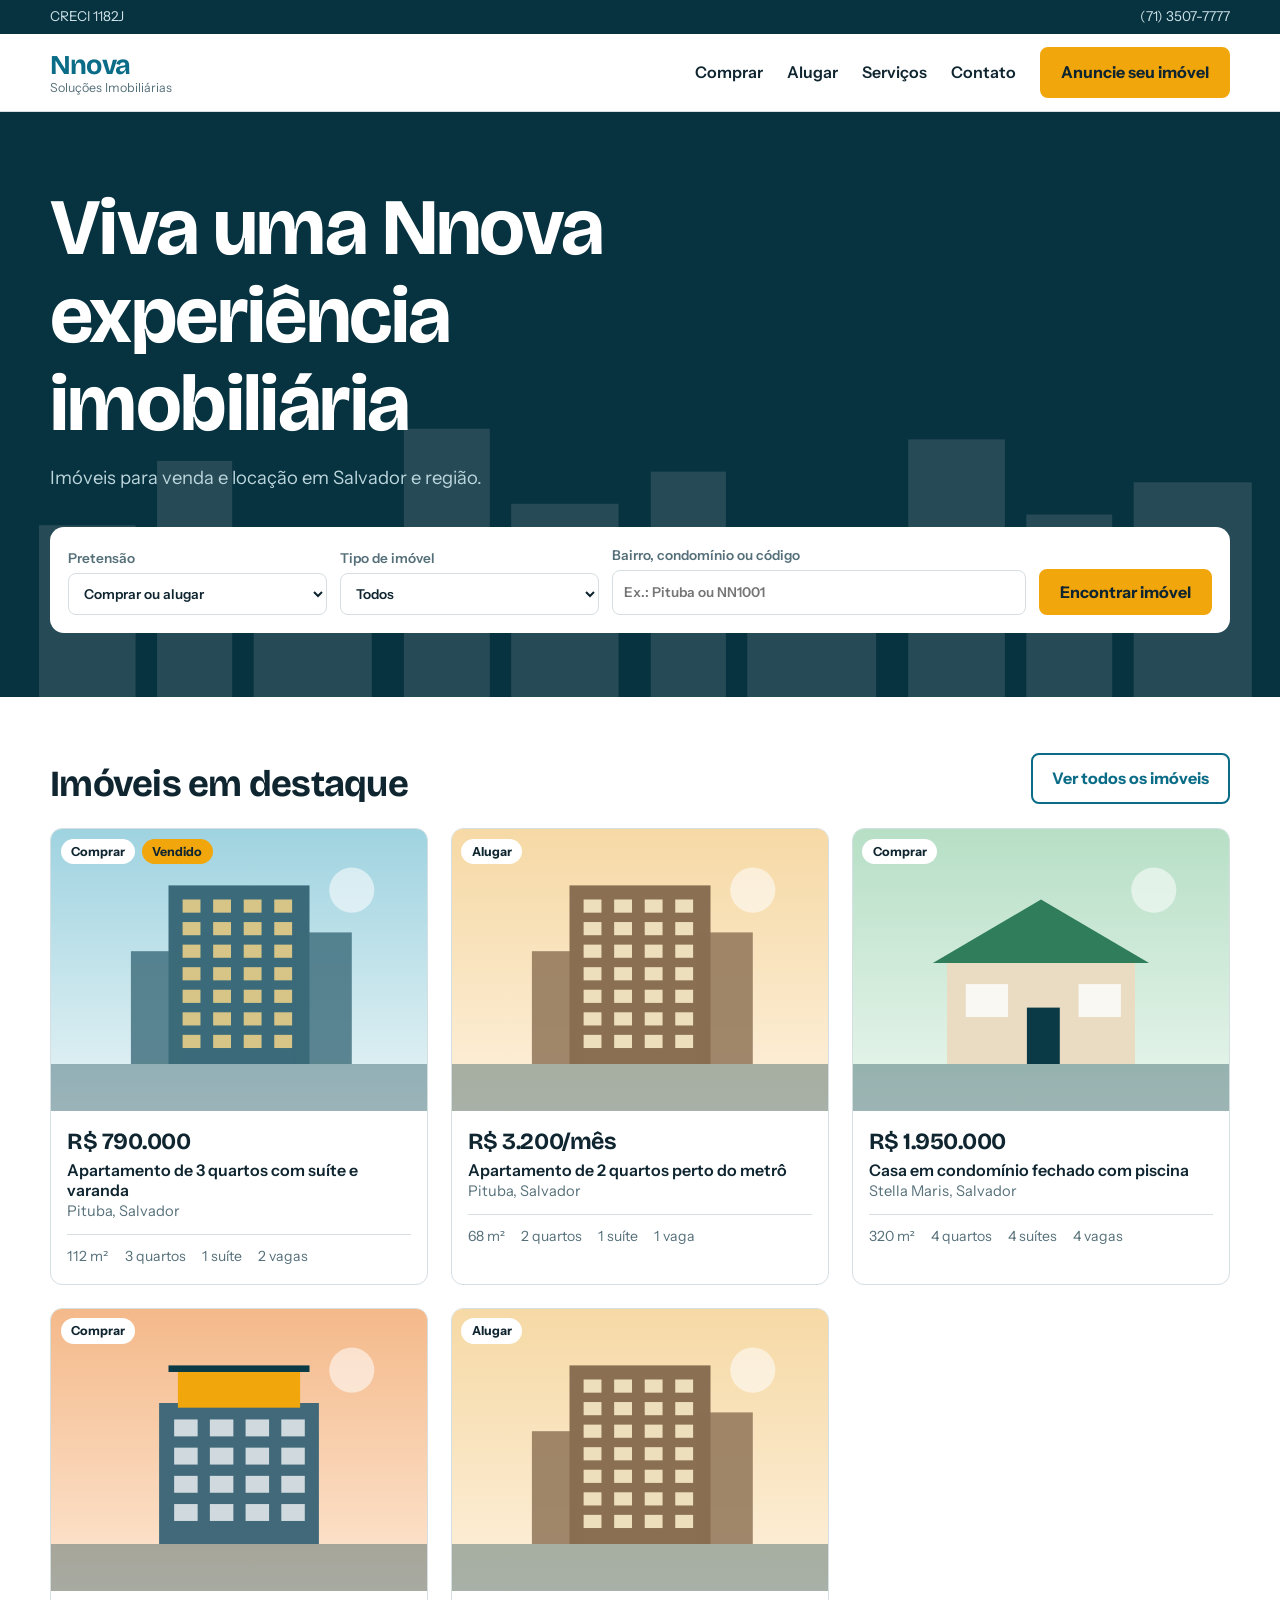
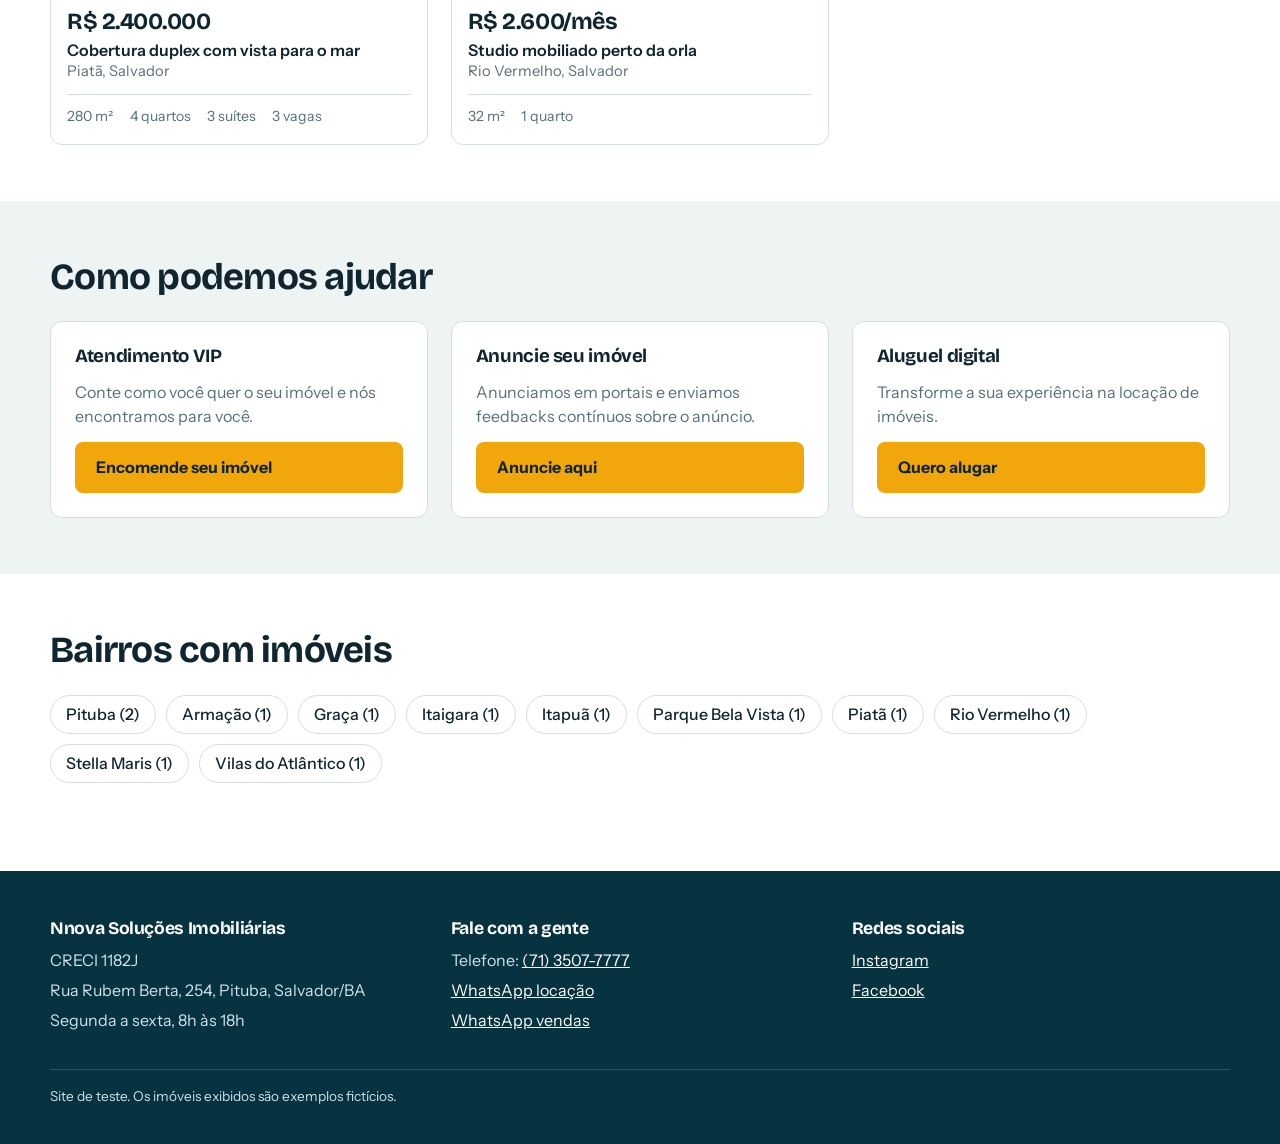
<file: index.html>
<!doctype html>
<html lang="pt-BR"><head><meta charset="utf-8"><meta name="viewport" content="width=device-width,initial-scale=1">
<title>Nnova Soluções Imobiliárias | Imóveis para venda e locação em Salvador</title><meta name="description" content="Imóveis para venda e locação em Salvador e região. Apartamentos, casas, coberturas e salas com atendimento da Nnova.">
<meta property="og:title" content="Nnova Soluções Imobiliárias | Imóveis para venda e locação em Salvador"><meta property="og:description" content="Imóveis para venda e locação em Salvador e região. Apartamentos, casas, coberturas e salas com atendimento da Nnova."><meta property="og:type" content="website">
<link rel="preconnect" href="https://fonts.googleapis.com"><link rel="preconnect" href="https://fonts.gstatic.com" crossorigin>
<link href="https://fonts.googleapis.com/css2?family=Bricolage+Grotesque:wght@600;700&family=Instrument+Sans:wght@400;500;600;700&display=swap" rel="stylesheet">
<link rel="stylesheet" href="assets/css/style.css"><script src="assets/js/app.js"></script></head><body>
<div class="topbar"><div class="wrap"><span>CRECI <span data-site="creci">1182J</span></span>
<span><a data-tel href="tel:07135077777"><span data-site="telefone">(71) 3507-7777</span></a></span></div></div>
<header class="topo"><div class="wrap topo-in">
<a class="marca" href="index.html"><b>Nnova</b><span>Soluções Imobiliárias</span></a>
<nav aria-label="Principal"><a href="imoveis.html?finalidade=Comprar">Comprar</a><a href="imoveis.html?finalidade=Alugar">Alugar</a><a href="index.html#servicos">Serviços</a><a href="#contato">Contato</a></nav>
<a class="btn" data-wa="vendas" data-msg="Olá! Quero anunciar meu imóvel com a Nnova." href="https://wa.me/5571992127195">Anuncie seu imóvel</a>
</div></header>
<main>
<div class="hero"><svg class="sky" viewBox="0 0 1200 300" preserveAspectRatio="xMidYMax slice" aria-hidden="true"><g fill="#fff"><rect x="40" y="140" width="90" height="160"/><rect x="150" y="80" width="70" height="220"/><rect x="240" y="170" width="110" height="130"/><rect x="380" y="50" width="80" height="250"/><rect x="480" y="120" width="100" height="180"/><rect x="610" y="90" width="70" height="210"/><rect x="700" y="160" width="120" height="140"/><rect x="850" y="60" width="90" height="240"/><rect x="960" y="130" width="80" height="170"/><rect x="1060" y="100" width="110" height="200"/></g></svg><div class="wrap"><h1>Viva uma Nnova experiência imobiliária</h1>
<p class="sub">Imóveis para venda e locação em Salvador e região.</p>
<form class="busca" action="imoveis.html" method="get">
<label>Pretensão<select name="finalidade"><option value="">Comprar ou alugar</option><option>Comprar</option><option>Alugar</option></select></label>
<label>Tipo de imóvel<select name="tipo"><option value="">Todos</option><option>Apartamento</option><option>Casa</option><option>Cobertura</option><option>Sala</option><option>Studio</option><option>Terreno</option></select></label>
<label>Bairro, condomínio ou código<input type="search" name="q" placeholder="Ex.: Pituba ou NN1001"></label>
<button class="btn" type="submit">Encontrar imóvel</button></form></div></div>
<section><div class="wrap"><div class="sec-head"><h2>Imóveis em destaque</h2><a class="btn alt" href="imoveis.html">Ver todos os imóveis</a></div>
<div class="grid" id="destaques"><p class="vazio">Carregando imóveis...</p></div></div></section>
<section class="servicos" id="servicos"><div class="wrap"><h2 style="margin-bottom:1.5rem">Como podemos ajudar</h2><div class="cols3">
<div class="bloco"><h3>Atendimento VIP</h3><p>Conte como você quer o seu imóvel e nós encontramos para você.</p><a class="btn" data-wa="vendas" data-msg="Olá! Quero encomendar um imóvel." href="https://wa.me/5571992127195">Encomende seu imóvel</a></div>
<div class="bloco"><h3>Anuncie seu imóvel</h3><p>Anunciamos em portais e enviamos feedbacks contínuos sobre o anúncio.</p><a class="btn" data-wa="vendas" data-msg="Olá! Quero anunciar meu imóvel." href="https://wa.me/5571992127195">Anuncie aqui</a></div>
<div class="bloco"><h3>Aluguel digital</h3><p>Transforme a sua experiência na locação de imóveis.</p><a class="btn" data-wa="locacao" data-msg="Olá! Quero alugar com a Nnova." href="https://wa.me/5571996846741">Quero alugar</a></div>
</div></div></section>
<section><div class="wrap"><h2 style="margin-bottom:1.5rem">Bairros com imóveis</h2><div class="chips" id="bairros"></div></div></section>
</main>
<script>
Nnova.load().then(({imoveis})=>{
  const d=imoveis.filter(i=>i.destaque).slice(0,6);
  const lista=d.length?d:imoveis.slice(0,6);
  document.getElementById('destaques').innerHTML=lista.length?lista.map(Nnova.card).join(''):'<p class="vazio">Nenhum imóvel cadastrado ainda.</p>';
  const cont={};imoveis.forEach(i=>{if(i.bairro)cont[i.bairro]=(cont[i.bairro]||0)+1});
  document.getElementById('bairros').innerHTML=Object.keys(cont).sort((a,b)=>cont[b]-cont[a]||a.localeCompare(b,'pt-BR')).map(b=>'<a class="chip" href="imoveis.html?bairro='+encodeURIComponent(b)+'">'+Nnova.esc(b)+' ('+cont[b]+')</a>').join('');
}).catch(e=>{document.getElementById('destaques').innerHTML='<p class="vazio">'+Nnova.esc(e.message)+'</p>'});
</script>
<footer class="rodape" id="contato"><div class="wrap"><div class="cols3">
<div><h3 data-site="nome">Nnova Soluções Imobiliárias</h3><p>CRECI <span data-site="creci">1182J</span></p><p data-site="endereco">Rua Rubem Berta, 254, Pituba, Salvador/BA</p><p data-site="horario">Segunda a sexta, 8h às 18h</p></div>
<div><h3>Fale com a gente</h3><p>Telefone: <a data-tel href="tel:07135077777"><span data-site="telefone">(71) 3507-7777</span></a></p>
<p><a data-wa="locacao" data-msg="Olá! Quero falar sobre locação." href="https://wa.me/5571996846741">WhatsApp locação</a></p>
<p><a data-wa="vendas" data-msg="Olá! Quero falar sobre compra ou venda." href="https://wa.me/5571992127195">WhatsApp vendas</a></p></div>
<div><h3>Redes sociais</h3><p><a data-link="instagram" href="https://www.instagram.com/nnovaimobiliaria/">Instagram</a></p><p><a data-link="facebook" href="https://www.facebook.com/NNOVAIMOBILIARIA">Facebook</a></p></div>
</div><p class="legal">Site de teste. Os imóveis exibidos são exemplos fictícios.</p></div></footer>
</body></html>
</file>
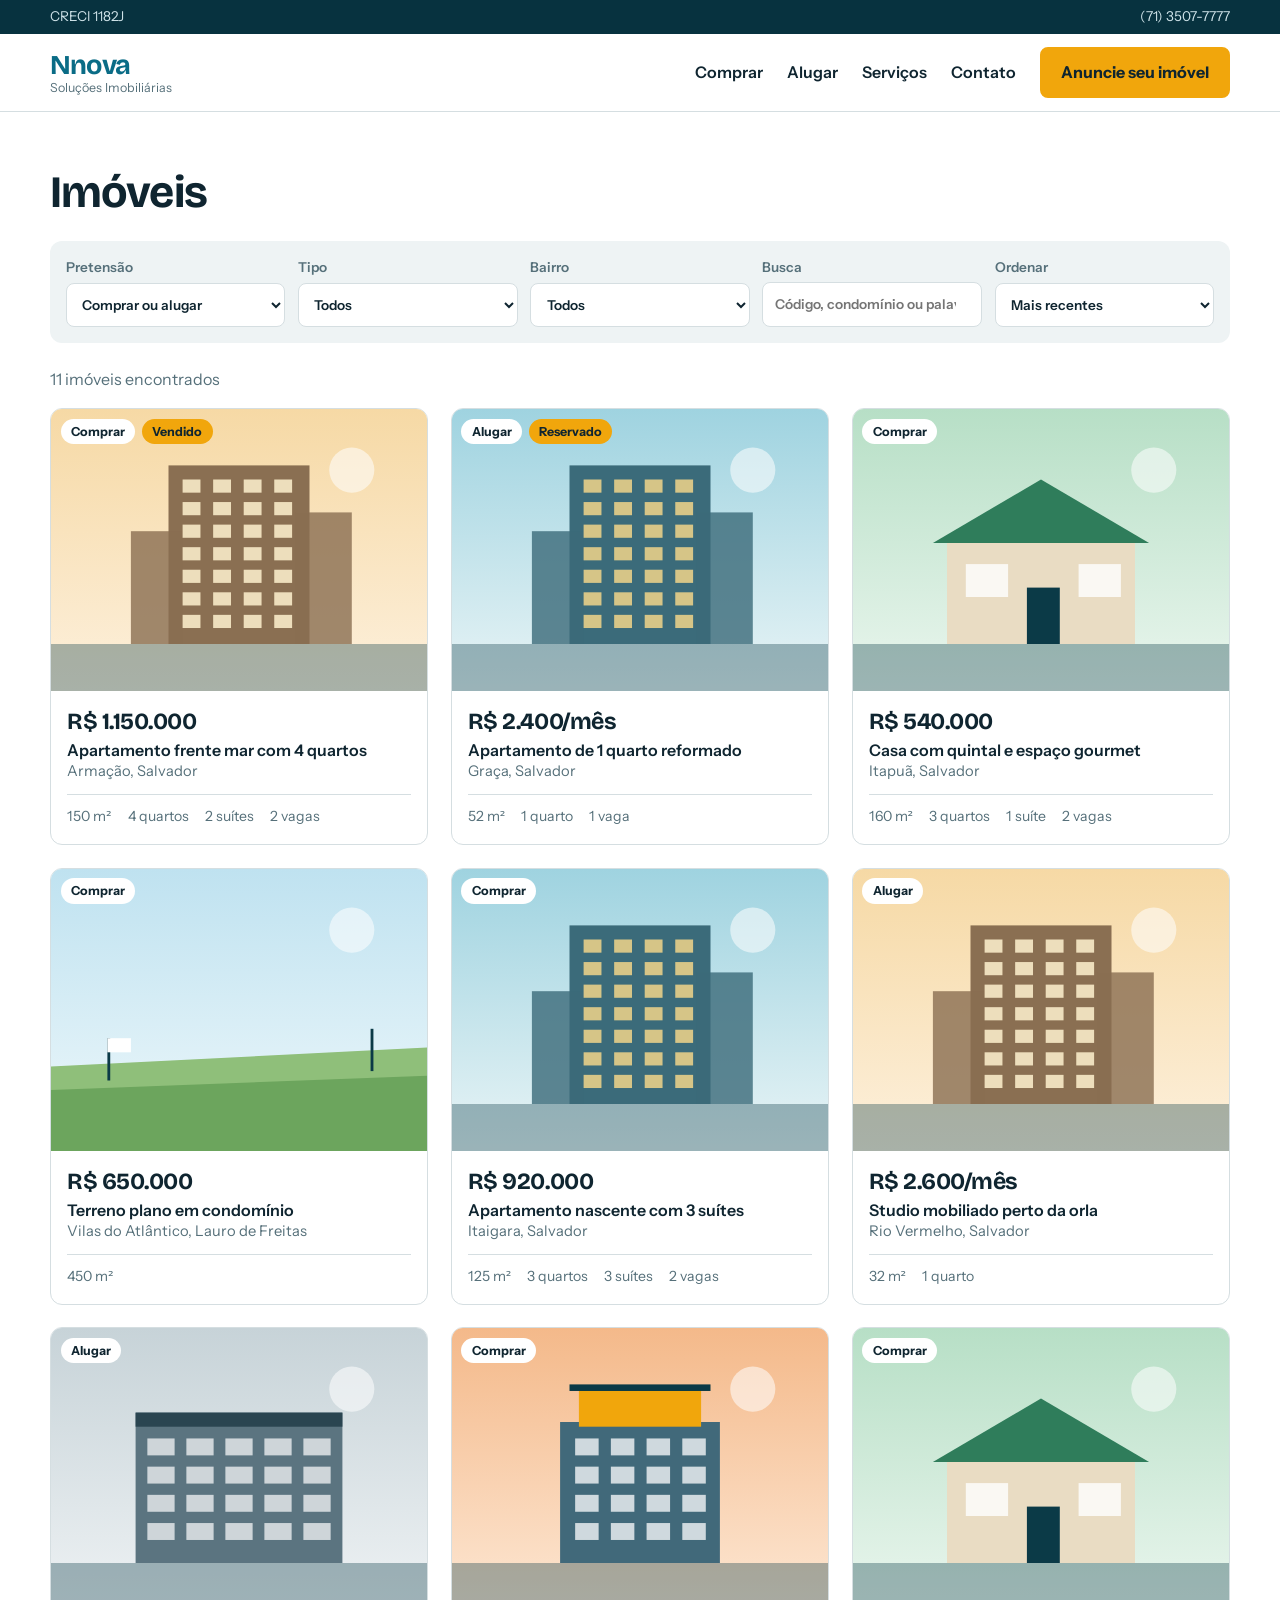
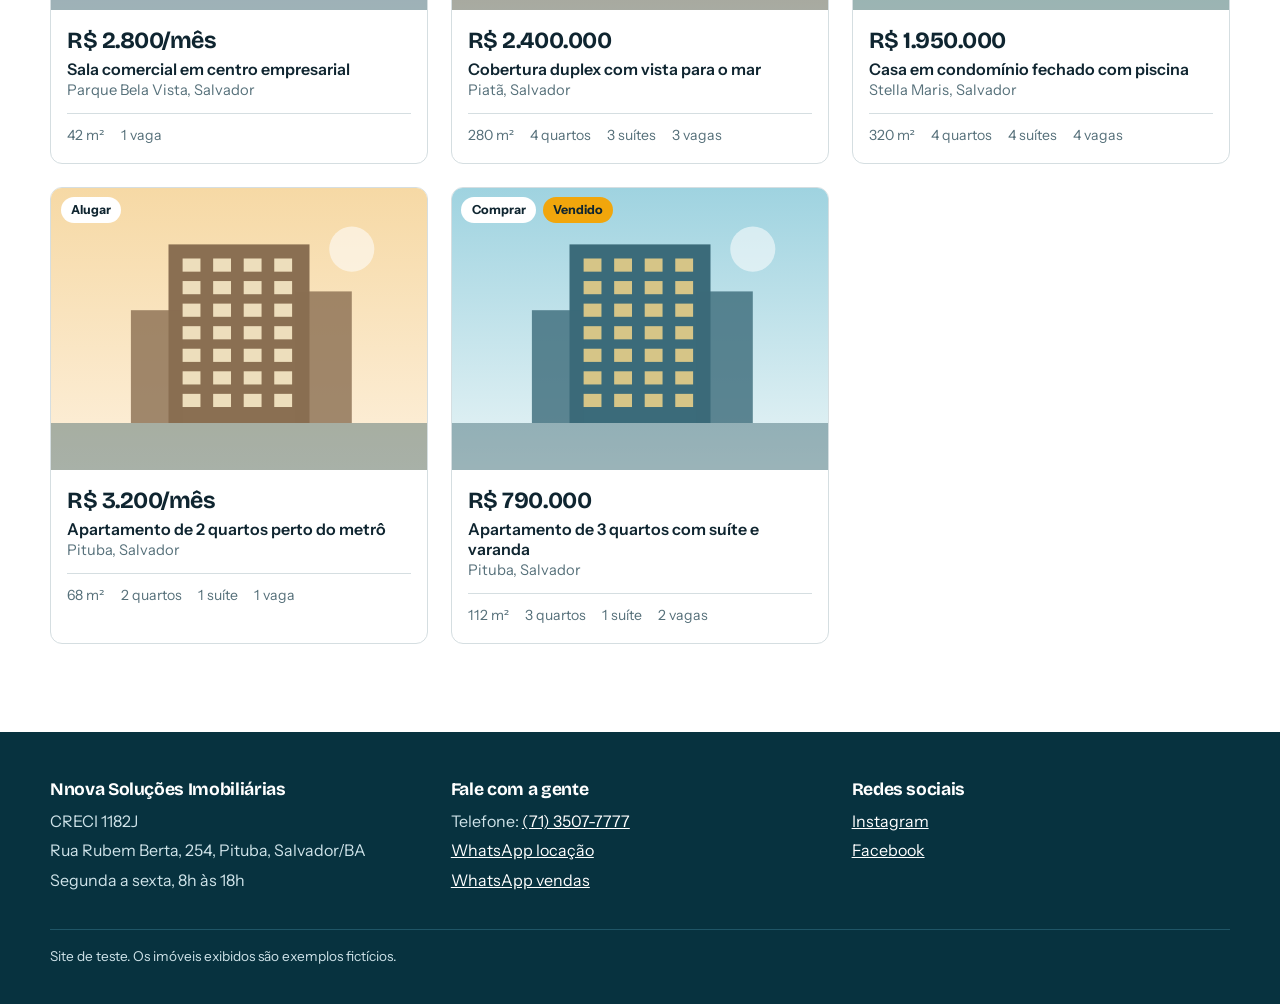
<file: imoveis.html>
<!doctype html>
<html lang="pt-BR"><head><meta charset="utf-8"><meta name="viewport" content="width=device-width,initial-scale=1">
<title>Imóveis para comprar e alugar | Nnova</title><meta name="description" content="Veja apartamentos, casas, coberturas e salas à venda e para alugar em Salvador.">
<meta property="og:title" content="Imóveis para comprar e alugar | Nnova"><meta property="og:description" content="Veja apartamentos, casas, coberturas e salas à venda e para alugar em Salvador."><meta property="og:type" content="website">
<link rel="preconnect" href="https://fonts.googleapis.com"><link rel="preconnect" href="https://fonts.gstatic.com" crossorigin>
<link href="https://fonts.googleapis.com/css2?family=Bricolage+Grotesque:wght@600;700&family=Instrument+Sans:wght@400;500;600;700&display=swap" rel="stylesheet">
<link rel="stylesheet" href="assets/css/style.css"><script src="assets/js/app.js"></script></head><body>
<div class="topbar"><div class="wrap"><span>CRECI <span data-site="creci">1182J</span></span>
<span><a data-tel href="tel:07135077777"><span data-site="telefone">(71) 3507-7777</span></a></span></div></div>
<header class="topo"><div class="wrap topo-in">
<a class="marca" href="index.html"><b>Nnova</b><span>Soluções Imobiliárias</span></a>
<nav aria-label="Principal"><a href="imoveis.html?finalidade=Comprar">Comprar</a><a href="imoveis.html?finalidade=Alugar">Alugar</a><a href="index.html#servicos">Serviços</a><a href="#contato">Contato</a></nav>
<a class="btn" data-wa="vendas" data-msg="Olá! Quero anunciar meu imóvel com a Nnova." href="https://wa.me/5571992127195">Anuncie seu imóvel</a>
</div></header>
<main><section><div class="wrap"><h1 style="font-size:clamp(1.8rem,4vw,2.8rem)">Imóveis</h1>
<form class="filtros" id="f" onsubmit="return false">
<label>Pretensão<select id="finalidade"><option value="">Comprar ou alugar</option><option>Comprar</option><option>Alugar</option></select></label>
<label>Tipo<select id="tipo"><option value="">Todos</option></select></label>
<label>Bairro<select id="bairro"><option value="">Todos</option></select></label>
<label>Busca<input type="search" id="q" placeholder="Código, condomínio ou palavra"></label>
<label>Ordenar<select id="ord"><option value="">Mais recentes</option><option value="menor">Menor preço</option><option value="maior">Maior preço</option></select></label>
</form><p id="cont" style="margin-bottom:1rem;color:var(--muted)" aria-live="polite"></p>
<div class="grid" id="lista"></div></div></section></main>
<script>
const $=id=>document.getElementById(id);
Nnova.load().then(({imoveis})=>{
  Nnova.uniq(imoveis,'tipo').forEach(t=>$('tipo').add(new Option(t,t)));
  Nnova.uniq(imoveis,'bairro').forEach(b=>$('bairro').add(new Option(b,b)));
  const p=new URLSearchParams(location.search);
  ['finalidade','tipo','bairro','q','ord'].forEach(k=>{if(p.get(k))$(k).value=p.get(k)});
  function render(){
    const v={finalidade:$('finalidade').value,tipo:$('tipo').value,bairro:$('bairro').value,q:Nnova.norm($('q').value.trim()),ord:$('ord').value};
    let r=imoveis.filter(i=>(!v.finalidade||i.finalidade===v.finalidade)&&(!v.tipo||i.tipo===v.tipo)&&(!v.bairro||i.bairro===v.bairro)&&(!v.q||Nnova.norm([i.codigo,i.titulo,i.bairro,i.cidade,i.condominio,i.descricao].join(' ')).includes(v.q)));
    r=r.slice().reverse();
    if(v.ord==='menor')r.sort((a,b)=>(a.preco||1e12)-(b.preco||1e12));
    if(v.ord==='maior')r.sort((a,b)=>(b.preco||0)-(a.preco||0));
    $('cont').textContent=r.length+(r.length===1?' imóvel encontrado':' imóveis encontrados');
    $('lista').innerHTML=r.length?r.map(Nnova.card).join(''):'<p class="vazio" style="grid-column:1/-1">Nenhum imóvel com esses filtros. Tente remover algum filtro.</p>';
    const q=new URLSearchParams();Object.entries(v).forEach(([k,x])=>{const val=k==='q'?$('q').value.trim():x;if(val)q.set(k,val)});
    history.replaceState(null,'',q.toString()?'?'+q:location.pathname);
  }
  document.querySelectorAll('#f select,#f input').forEach(el=>el.addEventListener('input',render));
  render();
}).catch(e=>{$('lista').innerHTML='<p class="vazio">'+Nnova.esc(e.message)+'</p>'});
</script>
<footer class="rodape" id="contato"><div class="wrap"><div class="cols3">
<div><h3 data-site="nome">Nnova Soluções Imobiliárias</h3><p>CRECI <span data-site="creci">1182J</span></p><p data-site="endereco">Rua Rubem Berta, 254, Pituba, Salvador/BA</p><p data-site="horario">Segunda a sexta, 8h às 18h</p></div>
<div><h3>Fale com a gente</h3><p>Telefone: <a data-tel href="tel:07135077777"><span data-site="telefone">(71) 3507-7777</span></a></p>
<p><a data-wa="locacao" data-msg="Olá! Quero falar sobre locação." href="https://wa.me/5571996846741">WhatsApp locação</a></p>
<p><a data-wa="vendas" data-msg="Olá! Quero falar sobre compra ou venda." href="https://wa.me/5571992127195">WhatsApp vendas</a></p></div>
<div><h3>Redes sociais</h3><p><a data-link="instagram" href="https://www.instagram.com/nnovaimobiliaria/">Instagram</a></p><p><a data-link="facebook" href="https://www.facebook.com/NNOVAIMOBILIARIA">Facebook</a></p></div>
</div><p class="legal">Site de teste. Os imóveis exibidos são exemplos fictícios.</p></div></footer>
</body></html>
</file>
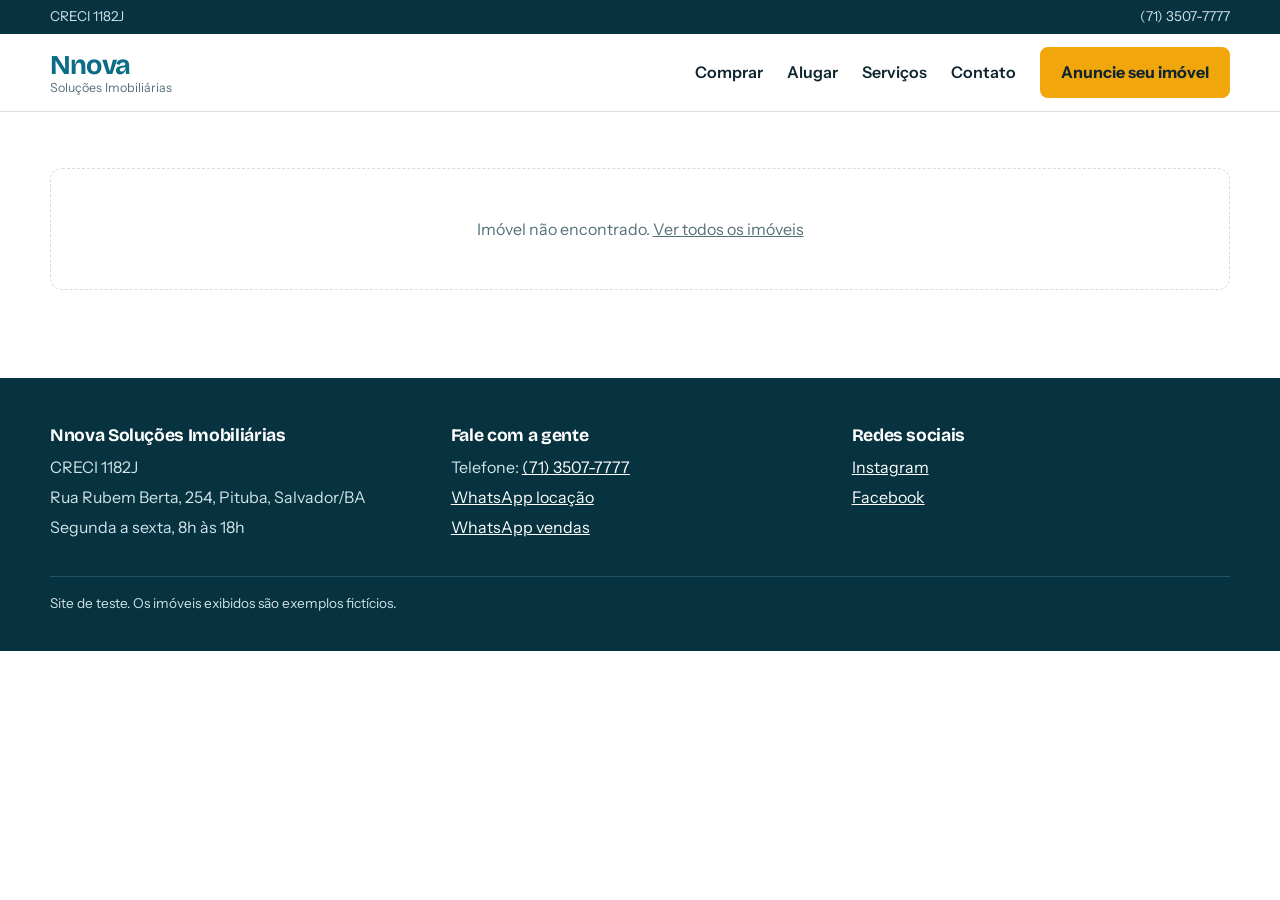
<file: imovel.html>
<!doctype html>
<html lang="pt-BR"><head><meta charset="utf-8"><meta name="viewport" content="width=device-width,initial-scale=1">
<title>Imóvel | Nnova Soluções Imobiliárias</title><meta name="description" content="Detalhes do imóvel.">
<meta property="og:title" content="Imóvel | Nnova Soluções Imobiliárias"><meta property="og:description" content="Detalhes do imóvel."><meta property="og:type" content="website">
<link rel="preconnect" href="https://fonts.googleapis.com"><link rel="preconnect" href="https://fonts.gstatic.com" crossorigin>
<link href="https://fonts.googleapis.com/css2?family=Bricolage+Grotesque:wght@600;700&family=Instrument+Sans:wght@400;500;600;700&display=swap" rel="stylesheet">
<link rel="stylesheet" href="assets/css/style.css"><script src="assets/js/app.js"></script></head><body>
<div class="topbar"><div class="wrap"><span>CRECI <span data-site="creci">1182J</span></span>
<span><a data-tel href="tel:07135077777"><span data-site="telefone">(71) 3507-7777</span></a></span></div></div>
<header class="topo"><div class="wrap topo-in">
<a class="marca" href="index.html"><b>Nnova</b><span>Soluções Imobiliárias</span></a>
<nav aria-label="Principal"><a href="imoveis.html?finalidade=Comprar">Comprar</a><a href="imoveis.html?finalidade=Alugar">Alugar</a><a href="index.html#servicos">Serviços</a><a href="#contato">Contato</a></nav>
<a class="btn" data-wa="vendas" data-msg="Olá! Quero anunciar meu imóvel com a Nnova." href="https://wa.me/5571992127195">Anuncie seu imóvel</a>
</div></header>
<main><section><div class="wrap" id="det"><p class="vazio">Carregando imóvel...</p></div></section></main>
<script>
const {esc}=Nnova;
Nnova.load().then(({site,imoveis})=>{
  const c=(new URLSearchParams(location.search).get('c')||'').toLowerCase();
  const i=imoveis.find(x=>String(x.codigo).toLowerCase()===c);
  const box=document.getElementById('det');
  if(!i){box.innerHTML='<p class="vazio">Imóvel não encontrado. <a href="imoveis.html">Ver todos os imóveis</a></p>';return}
  document.title=i.titulo+' | Nnova';
  const fotos=(i.fotos&&i.fotos.length)?i.fotos:[Nnova.SEM_FOTO];
  const num=i.finalidade==='Alugar'?site.whatsapp_locacao:site.whatsapp_vendas;
  const msg='Olá! Tenho interesse no imóvel '+i.codigo+' - '+i.titulo+' ('+Nnova.local(i)+').';
  const fichas=[['Área',i.area>0&&i.area+' m²'],['Quartos',i.quartos>0&&i.quartos],['Suítes',i.suites>0&&i.suites],['Banheiros',i.banheiros>0&&i.banheiros],['Vagas',i.vagas>0&&i.vagas]].filter(f=>f[1]);
  const sem=imoveis.filter(x=>x.codigo!==i.codigo&&(x.bairro===i.bairro||(x.tipo===i.tipo&&x.finalidade===i.finalidade))).slice(0,3);
  box.innerHTML='<p style="margin-bottom:1rem"><a href="imoveis.html">Voltar para os imóveis</a></p><div class="det"><div>'+
   '<div class="gal-main"><img id="gm" src="'+esc(fotos[0])+'" alt="'+esc(i.titulo)+'"></div>'+
   (fotos.length>1?'<div class="thumbs">'+fotos.map((f,n)=>'<button class="th" type="button" aria-label="Foto '+(n+1)+'"'+(n===0?' aria-current="true"':'')+' data-src="'+esc(f)+'"><img src="'+esc(f)+'" alt=""></button>').join('')+'</div>':'')+
   '<h1 style="font-size:clamp(1.6rem,3.5vw,2.4rem);margin:1.5rem 0 .3rem">'+esc(i.titulo)+'</h1><p class="local">'+esc(Nnova.local(i))+' (código '+esc(i.codigo)+')</p>'+
   '<dl class="fichas">'+fichas.map(f=>'<div><dt>'+f[0]+'</dt><dd>'+esc(f[1])+'</dd></div>').join('')+'</dl>'+
   '<div class="texto"><h2 style="font-size:1.4rem;margin-bottom:.8rem">Sobre o imóvel</h2>'+String(i.descricao||'').split(/\n+/).filter(Boolean).map(t=>'<p>'+esc(t)+'</p>').join('')+'</div></div>'+
   '<aside class="lateral"><div><span class="tag" style="background:var(--mist)">'+esc(i.finalidade)+(i.status&&i.status!=='Disponível'?' ('+esc(i.status)+')':'')+'</span></div><div class="preco">'+esc(Nnova.preco(i))+'</div>'+
   '<a class="btn full" href="'+Nnova.wa(num,msg)+'">Falar no WhatsApp</a><a class="btn alt full" href="tel:'+String(site.telefone).replace(/\D/g,'')+'">Ligar agora</a></aside></div>'+
   (sem.length?'<h2 style="margin:3rem 0 1.2rem">Imóveis parecidos</h2><div class="grid">'+sem.map(Nnova.card).join('')+'</div>':'');
  document.querySelectorAll('.th').forEach(b=>b.addEventListener('click',()=>{document.getElementById('gm').src=b.dataset.src;document.querySelectorAll('.th').forEach(x=>x.removeAttribute('aria-current'));b.setAttribute('aria-current','true')}));
}).catch(e=>{document.getElementById('det').innerHTML='<p class="vazio">'+esc(e.message)+'</p>'});
</script>
<footer class="rodape" id="contato"><div class="wrap"><div class="cols3">
<div><h3 data-site="nome">Nnova Soluções Imobiliárias</h3><p>CRECI <span data-site="creci">1182J</span></p><p data-site="endereco">Rua Rubem Berta, 254, Pituba, Salvador/BA</p><p data-site="horario">Segunda a sexta, 8h às 18h</p></div>
<div><h3>Fale com a gente</h3><p>Telefone: <a data-tel href="tel:07135077777"><span data-site="telefone">(71) 3507-7777</span></a></p>
<p><a data-wa="locacao" data-msg="Olá! Quero falar sobre locação." href="https://wa.me/5571996846741">WhatsApp locação</a></p>
<p><a data-wa="vendas" data-msg="Olá! Quero falar sobre compra ou venda." href="https://wa.me/5571992127195">WhatsApp vendas</a></p></div>
<div><h3>Redes sociais</h3><p><a data-link="instagram" href="https://www.instagram.com/nnovaimobiliaria/">Instagram</a></p><p><a data-link="facebook" href="https://www.facebook.com/NNOVAIMOBILIARIA">Facebook</a></p></div>
</div><p class="legal">Site de teste. Os imóveis exibidos são exemplos fictícios.</p></div></footer>
</body></html>
</file>
<file: assets/css/style.css>
:root{--ink:#0f2530;--bay:#0a6c86;--deep:#07323f;--sun:#f1a60c;--mist:#eef3f4;--line:#d5dee1;--muted:#56707a}
*{box-sizing:border-box;margin:0}
body{font:16px/1.55 'Instrument Sans',system-ui,sans-serif;color:var(--ink);background:#fff}
h1,h2,h3{font-family:'Bricolage Grotesque','Instrument Sans',sans-serif;line-height:1.1;letter-spacing:-.02em}
a{color:inherit}img{max-width:100%;display:block}
:focus-visible{outline:3px solid var(--sun);outline-offset:2px}
.wrap{width:min(1180px,100% - 2rem);margin-inline:auto}
.btn{display:inline-block;background:var(--sun);color:var(--ink);font-weight:700;text-decoration:none;padding:.7rem 1.2rem;border-radius:8px;border:2px solid var(--sun);cursor:pointer;font-size:1rem;font-family:inherit}
.btn:hover{background:#ffb92a}
.btn.alt{background:transparent;border-color:var(--bay);color:var(--bay)}.btn.alt:hover{background:var(--mist)}
.btn.full{display:block;text-align:center;width:100%}
.topbar{background:var(--deep);color:#cfe3e9;font-size:.85rem;padding:.4rem 0}
.topbar .wrap{display:flex;flex-wrap:wrap;justify-content:space-between;gap:.3rem 1.5rem}
.topbar a{text-decoration:none}.topbar a:hover{text-decoration:underline}
.topo{position:sticky;top:0;z-index:10;background:#fff;border-bottom:1px solid var(--line)}
.topo-in{display:flex;align-items:center;gap:1.5rem;padding:.8rem 0}
.marca{text-decoration:none;display:grid;line-height:1.1}
.marca b{font:700 1.7rem 'Bricolage Grotesque',sans-serif;color:var(--bay);letter-spacing:-.03em}
.marca span{font-size:.78rem;color:var(--muted)}
.topo nav{margin-left:auto;display:flex;gap:1.5rem}
.topo nav a{text-decoration:none;font-weight:600}.topo nav a:hover{color:var(--bay);text-decoration:underline}
.hero{background:var(--deep);color:#fff;position:relative;overflow:hidden;padding:4.5rem 0 4rem}
.hero .wrap{position:relative;z-index:1}
.hero h1{font-size:clamp(2.5rem,6.5vw,5rem);font-weight:700;max-width:15ch}
.hero p.sub{margin-top:1rem;font-size:1.15rem;color:#bcd6dd;max-width:44ch}
.sky{position:absolute;inset:auto 0 0 0;width:100%;height:55%;opacity:.12}
.busca{margin-top:2.2rem;background:#fff;color:var(--ink);border-radius:14px;padding:1.1rem;display:grid;grid-template-columns:1fr 1fr 1.6fr auto;gap:.8rem;align-items:end}
label{display:grid;gap:.25rem;font-size:.85rem;color:var(--muted);font-weight:600}
select,input[type=search],input[type=text]{padding:.7rem;border:1px solid var(--line);border-radius:8px;font:inherit;color:var(--ink);background:#fff;width:100%}
section{padding:3.5rem 0}
.sec-head{display:flex;justify-content:space-between;align-items:end;gap:1rem;margin-bottom:1.5rem;flex-wrap:wrap}
h2{font-size:clamp(1.6rem,3vw,2.3rem)}
.grid{display:grid;grid-template-columns:repeat(auto-fill,minmax(285px,1fr));gap:1.4rem}
.card{border:1px solid var(--line);border-radius:12px;overflow:hidden;background:#fff;text-decoration:none;display:block}
.card:hover{border-color:var(--bay)}
.card figure{aspect-ratio:4/3;position:relative;background:var(--mist)}
.card img{width:100%;height:100%;object-fit:cover}
.tags{position:absolute;top:.6rem;left:.6rem;display:flex;gap:.4rem}
.tag{background:#fff;padding:.2rem .65rem;border-radius:99px;font-size:.78rem;font-weight:700}
.tag.st{background:var(--sun)}
.card .corpo{padding:1rem}
.preco{font:700 1.45rem 'Bricolage Grotesque',sans-serif;letter-spacing:-.02em}
.card h3{font:600 1rem 'Instrument Sans',sans-serif;letter-spacing:0;margin-top:.3rem}
.local{color:var(--muted);font-size:.92rem}
.specs{display:flex;flex-wrap:wrap;gap:.4rem 1rem;margin-top:.7rem;padding-top:.7rem;border-top:1px solid var(--line);font-size:.88rem;color:var(--muted)}
.servicos{background:var(--mist)}
.cols3{display:grid;grid-template-columns:repeat(auto-fit,minmax(250px,1fr));gap:1.4rem}
.bloco{background:#fff;border:1px solid var(--line);border-radius:12px;padding:1.5rem;display:grid;gap:.8rem;align-content:start}
.bloco p{color:var(--muted)}
.chips{display:flex;flex-wrap:wrap;gap:.6rem}
.chip{border:1px solid var(--line);border-radius:99px;padding:.4rem .95rem;text-decoration:none;font-weight:500}
.chip:hover{background:var(--mist);border-color:var(--bay)}
.filtros{display:grid;grid-template-columns:repeat(auto-fit,minmax(170px,1fr));gap:.8rem;background:var(--mist);padding:1rem;border-radius:12px;margin:1.5rem 0}
.vazio{padding:3rem 1rem;text-align:center;color:var(--muted);border:1px dashed var(--line);border-radius:12px}
.det{display:grid;grid-template-columns:1.6fr 1fr;gap:2rem;align-items:start}
.gal-main{aspect-ratio:16/10;border-radius:12px;overflow:hidden;background:var(--mist)}
.gal-main img{width:100%;height:100%;object-fit:cover}
.thumbs{display:flex;gap:.5rem;margin-top:.6rem;overflow-x:auto}
.th{border:2px solid transparent;padding:0;border-radius:8px;overflow:hidden;cursor:pointer;background:none;flex:none}
.th img{width:92px;height:64px;object-fit:cover}
.th[aria-current=true]{border-color:var(--bay)}
.lateral{position:sticky;top:5.5rem;border:1px solid var(--line);border-radius:12px;padding:1.4rem;display:grid;gap:1rem}
.lateral .preco{font-size:2rem}
.fichas{display:grid;grid-template-columns:repeat(auto-fit,minmax(110px,1fr));gap:.8rem;margin:1.5rem 0}
.fichas div{background:var(--mist);border-radius:10px;padding:.8rem}
.fichas dt{font-size:.8rem;color:var(--muted)}.fichas dd{font:700 1.2rem 'Bricolage Grotesque',sans-serif;margin:0}
.texto p{margin-bottom:.9rem;max-width:68ch}
.rodape{background:var(--deep);color:#cfe3e9;padding:3rem 0 2rem;margin-top:2rem}
.rodape .cols3{align-items:start}
.rodape h3{color:#fff;font-size:1.1rem;margin-bottom:.6rem}
.rodape a{color:#fff}.rodape p{margin-bottom:.3rem}
.legal{margin-top:2rem;padding-top:1rem;border-top:1px solid #1f5566;font-size:.85rem}
@media(max-width:820px){
 .busca{grid-template-columns:1fr 1fr}.busca label:nth-child(3),.busca .btn{grid-column:1/-1}
 .det{grid-template-columns:1fr}.lateral{position:static}
 .topo-in{flex-wrap:wrap}.topo nav{order:3;width:100%;margin:0;overflow-x:auto}.topo .btn{margin-left:auto}
}
@media(prefers-reduced-motion:reduce){*{scroll-behavior:auto!important}}
</file>
